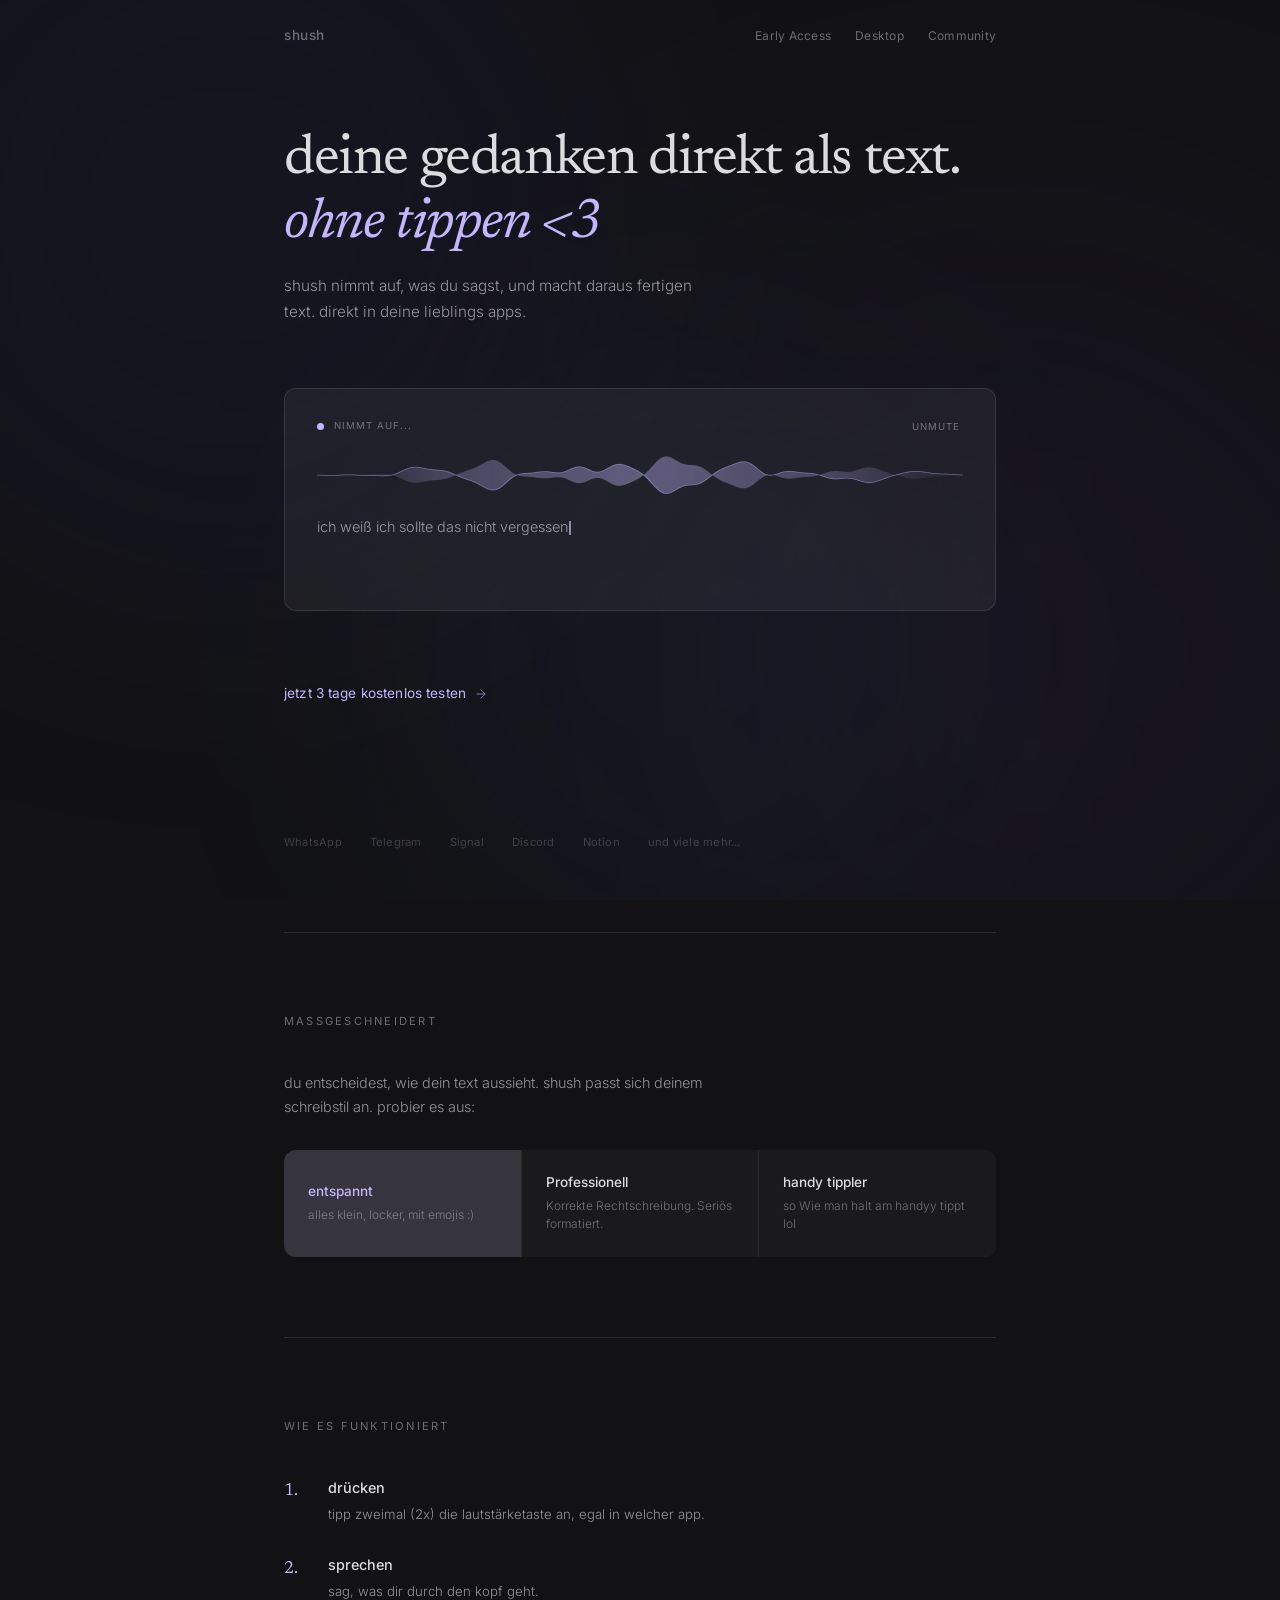
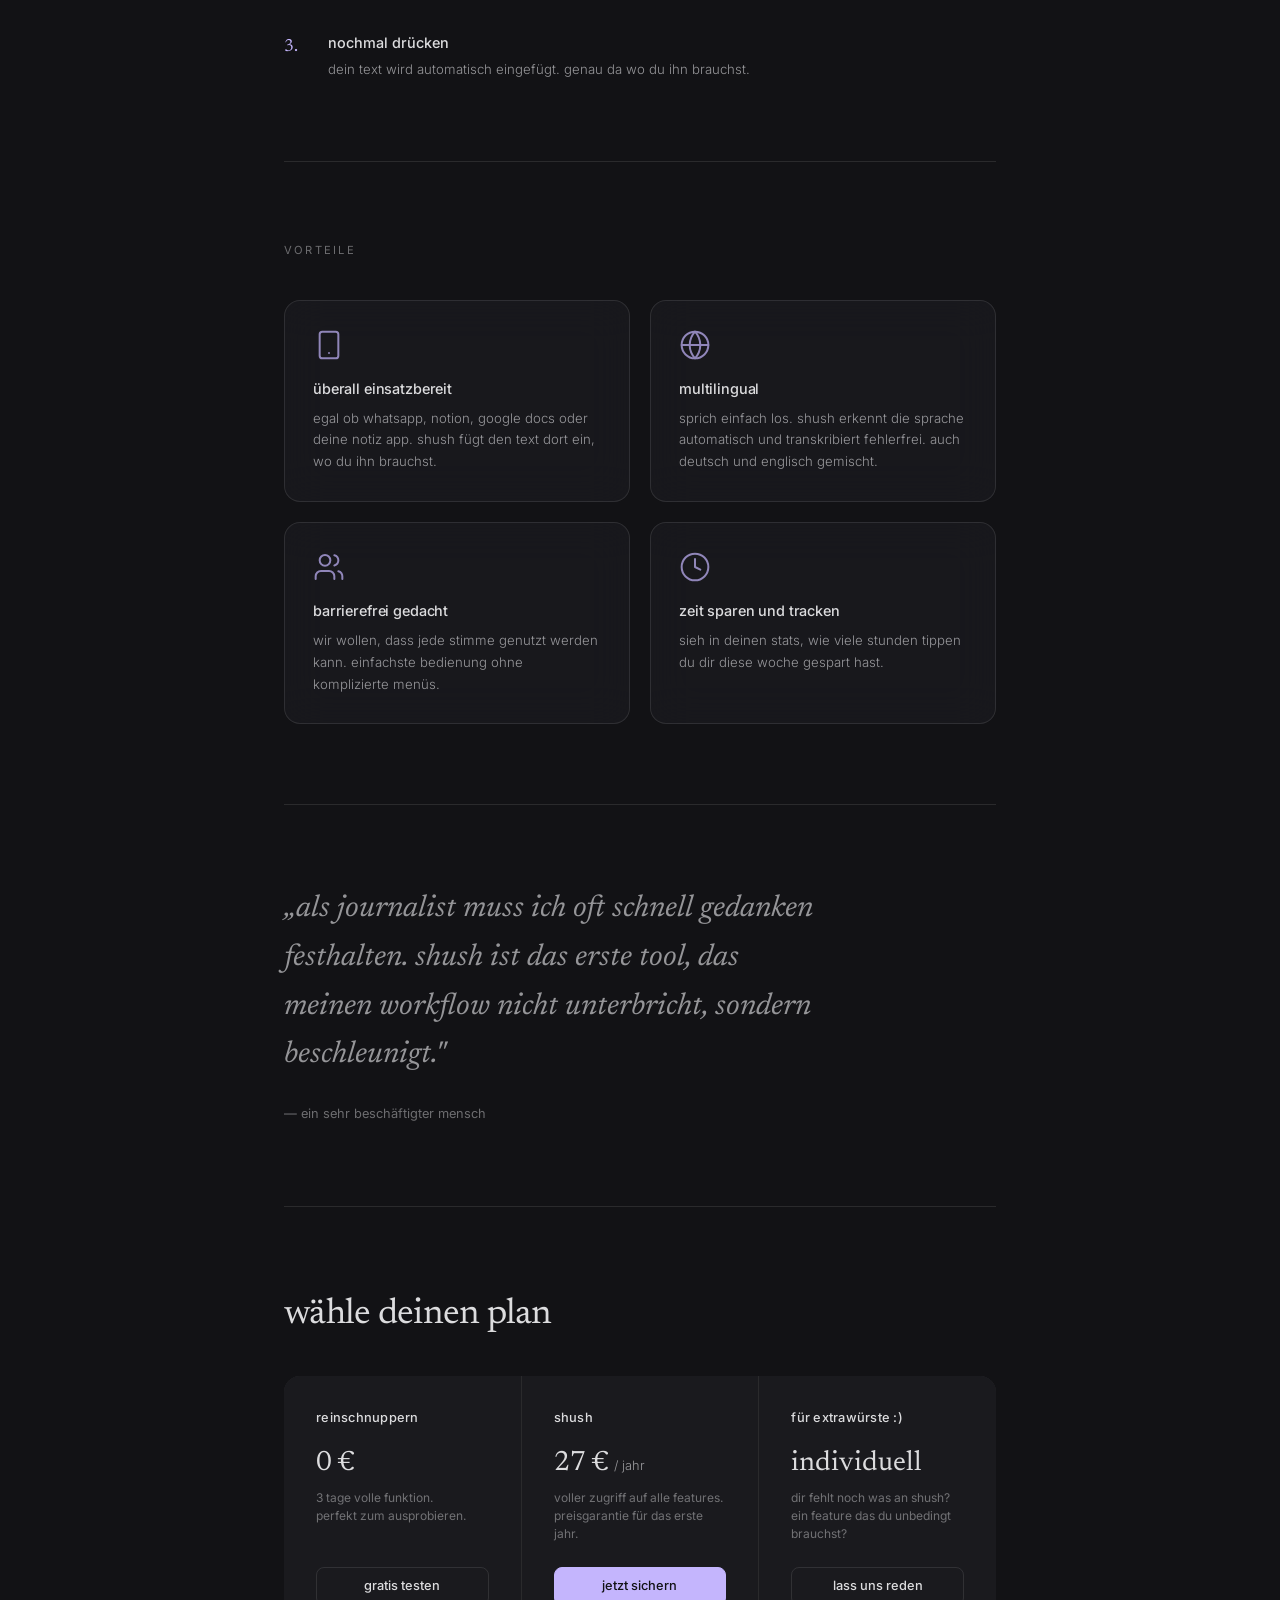
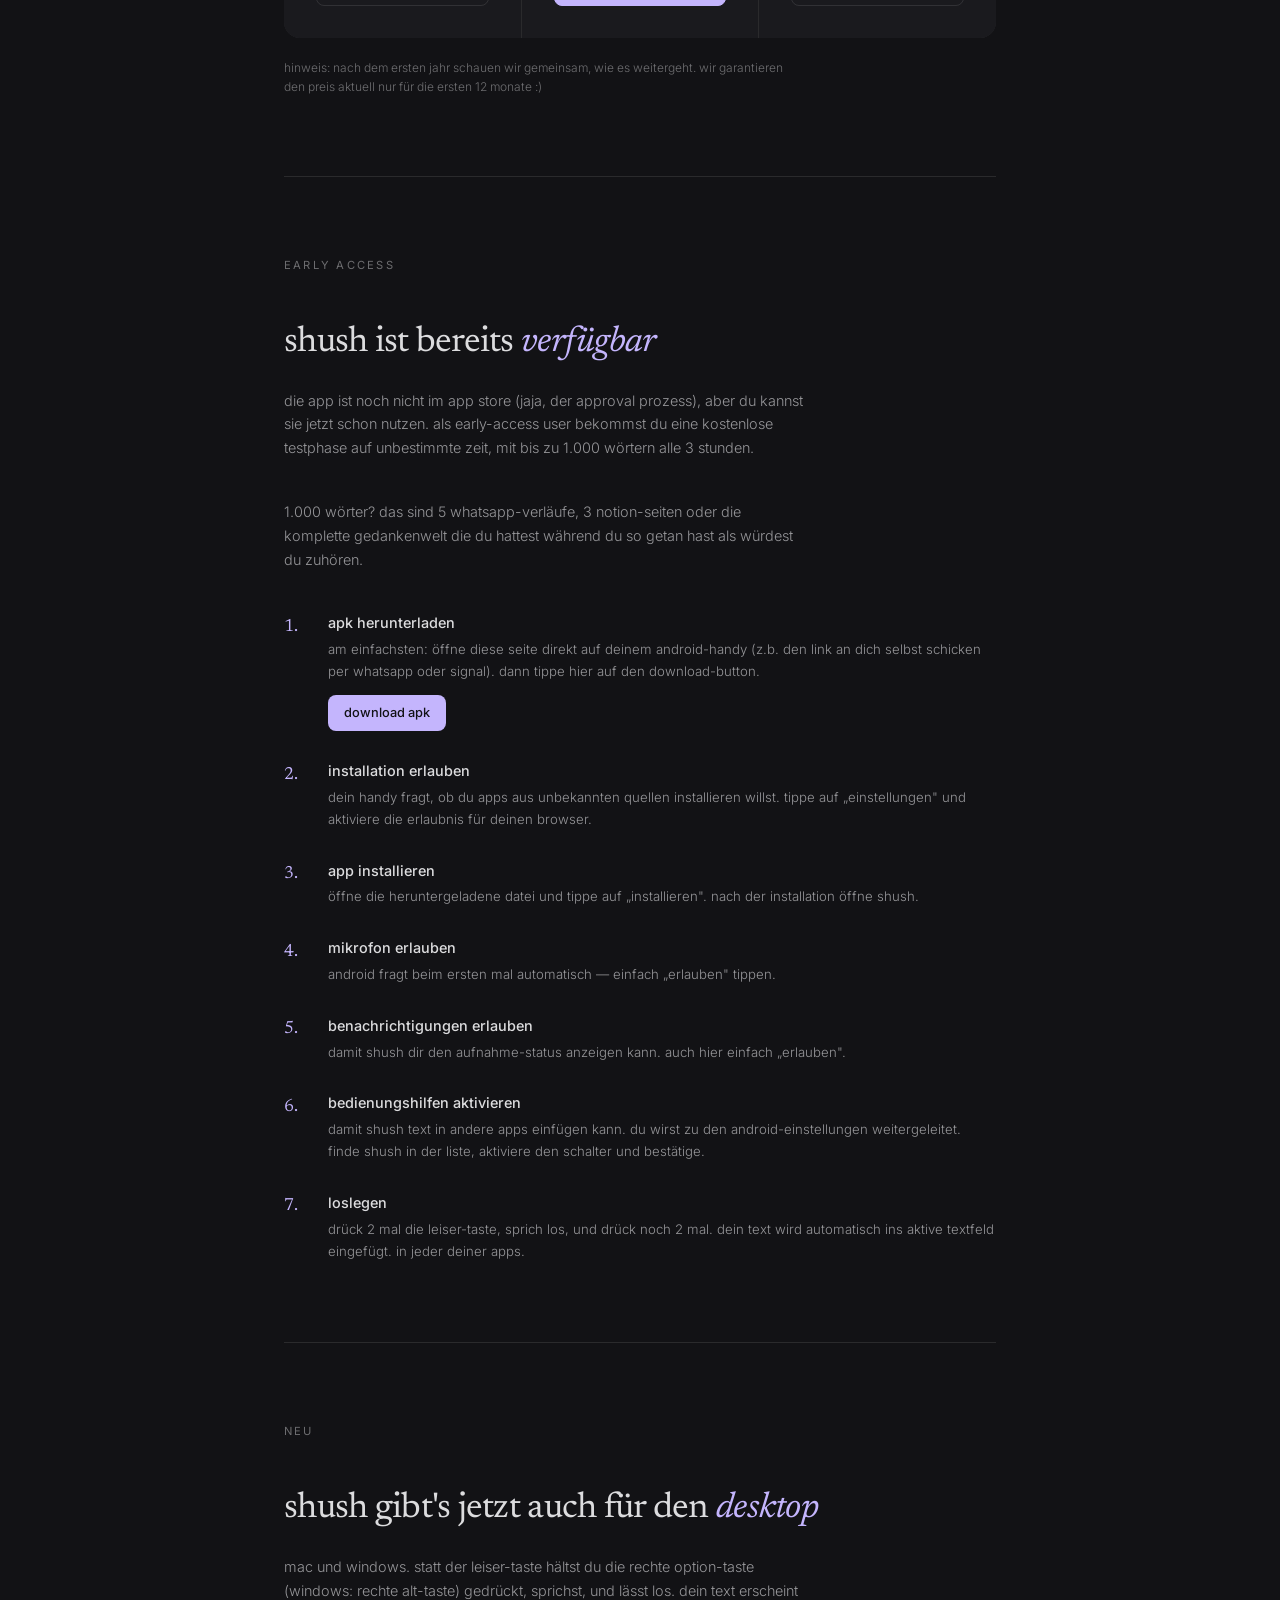
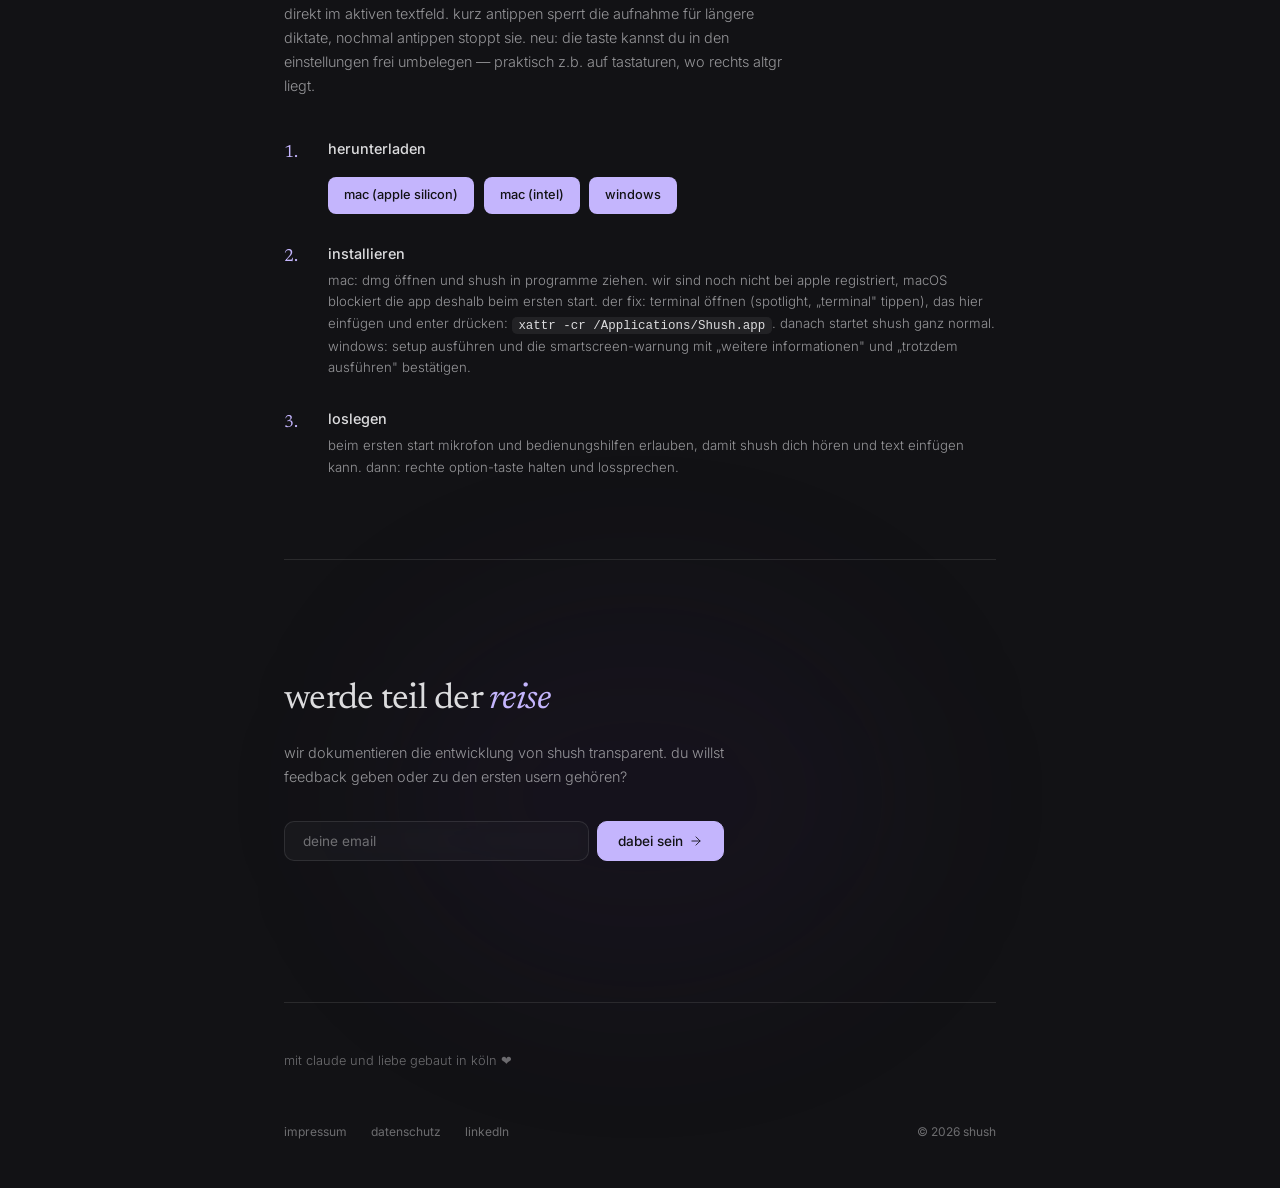
<file: index.html>
<!DOCTYPE html>
<!--

     _____ _   _ _   _ _____ _   _
    /  ___| | | | | | /  ___| | | |
    \ `--.| |_| | | | \ `--.| |_| |
     `--. \  _  | | | |`--. \  _  |
    /\__/ / | | | |_| /\__/ / | | |
    \____/\_| |_/\___/\____/\_| |_/

    deine stimme, dein text.
    https://shush.love

    neugierig? du liest den quellcode.
    das gefällt uns. 🤫

-->
<html lang="de">
<head>
  <meta charset="UTF-8">
  <meta name="viewport" content="width=device-width, initial-scale=1.0">
  <title>shush. deine stimme, dein text &lt;3</title>
  <meta name="description" content="shush nimmt auf, was du sagst, und macht daraus fertigen text. direkt in deine lieblings apps.">
  <link rel="canonical" href="https://shush.love">
  <meta name="theme-color" content="#121215">
  <meta property="og:title" content="shush. deine stimme, dein text">
  <meta property="og:description" content="shush nimmt auf, was du sagst, und macht daraus fertigen text. direkt in deine lieblings apps.">
  <meta property="og:type" content="website">
  <meta property="og:url" content="https://shush.love">
  <meta property="og:locale" content="de_DE">
  <meta property="og:image" content="https://shush.love/og-image.png">
  <meta property="og:image:width" content="1200">
  <meta property="og:image:height" content="630">
  <meta name="twitter:card" content="summary_large_image">
  <meta name="twitter:image" content="https://shush.love/og-image.png">
  <link rel="icon" type="image/svg+xml" href="favicon.svg">
  <link rel="preload" href="fonts/inter-var-latin.woff2" as="font" type="font/woff2" crossorigin>
  <link rel="preload" href="fonts/newsreader-var-normal-latin.woff2" as="font" type="font/woff2" crossorigin>
  <link rel="stylesheet" href="fonts.css">
  <link rel="stylesheet" href="styles.css">
</head>
<body>

  <div class="edit-bar" id="editBar">
    <span class="edit-bar-label">editing: <strong id="editStyleLabel">casual</strong></span>
    <button class="edit-export" id="editExport">export JSON</button>
    <button class="edit-close" id="editClose">&times;</button>
  </div>

  <div class="fluid-bg">
    <div class="blob blob-1"></div>
    <div class="blob blob-2"></div>
    <div class="blob blob-3"></div>
  </div>

  <nav>
    <div class="nav-inner">
      <a href="#" class="nav-logo" data-edit>shush</a>
      <div class="nav-links">
        <a href="#download">Early Access</a>
        <a href="#desktop">Desktop</a>
        <a href="#join">Community</a>
        <a href="#" id="editToggle" style="display:none">Edit</a>
      </div>
    </div>
  </nav>

  <div class="container">

    <section class="hero" id="demo">
      <div class="hero-copy">
        <h1 data-key="heroTitle">deine gedanken direkt als text. <em>ohne tippen &lt;3</em></h1>
        <p class="hero-sub" data-key="heroSub">shush nimmt auf, was du sagst, und macht daraus fertigen text. direkt in deine lieblings apps.</p>
      </div>
      <div class="demo-box">
        <div class="demo-header">
          <div class="demo-dot" id="demoDot"></div>
          <span class="demo-status" id="demoStatus">nimmt auf...</span>
          <button class="mute-btn" id="muteBtn" aria-label="Sound an/aus">unmute</button>
        </div>
        <canvas class="waveform-canvas" id="waveform" width="920" height="80" aria-label="Waveform Animation"></canvas>
        <p class="demo-text" id="demoText"><span class="cursor"></span></p>
      </div>
      <a href="#pricing" class="hero-cta">
<span data-key="heroCta">jetzt 3 tage kostenlos testen</span>
        <svg xmlns="http://www.w3.org/2000/svg" viewBox="0 0 24 24" fill="none" stroke="currentColor" stroke-width="1.5" stroke-linecap="round" stroke-linejoin="round"><path d="M5 12h14"/><path d="m12 5 7 7-7 7"/></svg>
      </a>
      <div class="compat-logos">
        <span>WhatsApp</span>
        <span>Telegram</span>
        <span>Signal</span>
        <span class="desktop-only">Discord</span>
        <span class="desktop-only">Notion</span>
        <span class="desktop-only">und viele mehr...</span>
        <span class="mobile-only">und mehr...</span>
      </div>
    </section>

    <div class="divider"></div>

    <section class="style-switch fade-in">
      <p class="section-label" data-key="styleLabel">maßgeschneidert</p>
      <p class="style-switch-desc" data-key="styleDesc">du entscheidest, wie dein text aussieht. shush passt sich deinem schreibstil an. probier es aus:</p>
      <div class="style-options">
        <button class="style-opt active" data-style="casual">
          <div class="style-opt-name">entspannt</div>
          <div class="style-opt-preview">alles klein, locker, mit emojis :)</div>
        </button>
        <button class="style-opt" data-style="formal">
          <div class="style-opt-name">Professionell</div>
          <div class="style-opt-preview">Korrekte Rechtschreibung. Seriös formatiert.</div>
        </button>
        <button class="style-opt" data-style="messy">
          <div class="style-opt-name">handy tippler</div>
          <div class="style-opt-preview">so Wie man halt am handyy tippt lol</div>
        </button>
      </div>
    </section>

    <div class="divider"></div>

    <section class="steps fade-in">
      <p class="section-label" data-edit>wie es funktioniert</p>
      <div class="steps-list">
        <div class="step">
          <span class="step-num">1.</span>
          <div>
            <h3 data-key="step1h">drücken</h3>
            <p data-key="step1p">tipp zweimal (2x) die lautstärketaste an, egal in welcher app.</p>
          </div>
        </div>
        <div class="step">
          <span class="step-num">2.</span>
          <div>
            <h3 data-key="step2h">sprechen</h3>
            <p data-key="step2p">sag, was dir durch den kopf geht.</p>
          </div>
        </div>
        <div class="step">
          <span class="step-num">3.</span>
          <div>
            <h3 data-key="step3h">nochmal drücken</h3>
            <p data-key="step3p">dein text wird automatisch eingefügt. genau da wo du ihn brauchst.</p>
          </div>
        </div>
      </div>
    </section>

    <div class="divider"></div>

    <section class="features">
      <p class="section-label fade-in" data-edit>vorteile</p>
      <div class="features-grid">
        <div class="feature-card glass fade-in delay-1">
          <div class="feature-icon">
            <svg xmlns="http://www.w3.org/2000/svg" viewBox="0 0 24 24" fill="none" stroke="currentColor" stroke-width="1.5" stroke-linecap="round" stroke-linejoin="round"><rect x="5" y="2" width="14" height="20" rx="2" ry="2"/><path d="M12 18h.01"/></svg>
          </div>
          <h3 data-key="feat1h">überall einsatzbereit</h3>
          <p data-key="feat1p">egal ob whatsapp, notion, google docs oder deine notiz app. shush fügt den text dort ein, wo du ihn brauchst.</p>
        </div>
        <div class="feature-card glass fade-in delay-2">
          <div class="feature-icon">
            <svg xmlns="http://www.w3.org/2000/svg" viewBox="0 0 24 24" fill="none" stroke="currentColor" stroke-width="1.5" stroke-linecap="round" stroke-linejoin="round"><circle cx="12" cy="12" r="10"/><path d="M2 12h20M12 2a15.3 15.3 0 0 1 4 10 15.3 15.3 0 0 1-4 10 15.3 15.3 0 0 1-4-10 15.3 15.3 0 0 1 4-10z"/></svg>
          </div>
          <h3 data-key="feat2h">multilingual</h3>
          <p data-key="feat2p">sprich einfach los. shush erkennt die sprache automatisch und transkribiert fehlerfrei. auch deutsch und englisch gemischt.</p>
        </div>
        <div class="feature-card glass fade-in delay-3">
          <div class="feature-icon">
            <svg xmlns="http://www.w3.org/2000/svg" viewBox="0 0 24 24" fill="none" stroke="currentColor" stroke-width="1.5" stroke-linecap="round" stroke-linejoin="round"><path d="M16 21v-2a4 4 0 0 0-4-4H6a4 4 0 0 0-4 4v2"/><circle cx="9" cy="7" r="4"/><path d="M22 21v-2a4 4 0 0 0-3-3.87"/><path d="M16 3.13a4 4 0 0 1 0 7.75"/></svg>
          </div>
          <h3 data-key="feat3h">barrierefrei gedacht</h3>
          <p data-key="feat3p">wir wollen, dass jede stimme genutzt werden kann. einfachste bedienung ohne komplizierte menüs.</p>
        </div>
        <div class="feature-card glass fade-in delay-3">
          <div class="feature-icon">
            <svg xmlns="http://www.w3.org/2000/svg" viewBox="0 0 24 24" fill="none" stroke="currentColor" stroke-width="1.5" stroke-linecap="round" stroke-linejoin="round"><circle cx="12" cy="12" r="10"/><polyline points="12 6 12 12 16 14"/></svg>
          </div>
          <h3 data-key="feat4h">zeit sparen und tracken</h3>
          <p data-key="feat4p">sieh in deinen stats, wie viele stunden tippen du dir diese woche gespart hast.</p>
        </div>
      </div>
    </section>

    <div class="divider"></div>

    <section class="testimonial fade-in">
      <blockquote data-key="quote">„als journalist muss ich oft schnell gedanken festhalten. shush ist das erste tool, das meinen workflow nicht unterbricht, sondern beschleunigt."</blockquote>
      <cite data-key="quoteCite">— ein sehr beschäftigter mensch</cite>
    </section>

    <div class="divider"></div>

    <section class="pricing fade-in" id="pricing">
      <h2 data-key="pricingTitle">wähle deinen plan</h2>
      <div class="pricing-grid">
        <div class="plan">
          <span class="plan-name" data-key="plan1Name">reinschnuppern</span>
          <span class="plan-price" data-key="plan1Price">0 €</span>
          <p class="plan-desc" data-key="plan1Desc">3 tage volle funktion.<br>perfekt zum ausprobieren.</p>
          <a href="#download" class="plan-cta" data-key="plan1Cta">gratis testen</a>
        </div>
        <div class="plan">
          <span class="plan-name" data-key="plan2Name">shush</span>
          <span class="plan-price" data-key="plan2Price">27 € <span>/ jahr</span></span>
          <p class="plan-desc" data-key="plan2Desc">voller zugriff auf alle features.<br>preisgarantie für das erste jahr.</p>
          <a href="#download" class="plan-cta primary" data-key="plan2Cta">jetzt sichern</a>
        </div>
        <div class="plan">
          <span class="plan-name" data-key="plan3Name">für extrawürste :)</span>
          <span class="plan-price" data-key="plan3Price">individuell</span>
          <p class="plan-desc" data-key="plan3Desc">dir fehlt noch was an shush?<br>ein feature das du unbedingt brauchst?</p>
          <a href="#join" class="plan-cta" data-key="plan3Cta">lass uns reden</a>
        </div>
      </div>
      <p class="pricing-note" data-key="pricingNote">hinweis: nach dem ersten jahr schauen wir gemeinsam, wie es weitergeht. wir garantieren den preis aktuell nur für die ersten 12 monate :)</p>
    </section>

    <div class="divider"></div>

    <section class="early-access fade-in" id="download">
      <p class="section-label" data-key="eaLabel">early access</p>
      <h2 class="ea-title" data-key="eaTitle">shush ist bereits <em>verfügbar</em></h2>
      <p class="ea-desc" data-key="eaDesc1">die app ist noch nicht im app store (jaja, der approval prozess), aber du kannst sie jetzt schon nutzen. als early-access user bekommst du eine kostenlose testphase auf unbestimmte zeit, mit bis zu 1.000 wörtern alle 3 stunden.</p>
      <p class="ea-desc" data-key="eaDesc2">1.000 wörter? das sind 5 whatsapp-verläufe, 3 notion-seiten oder die komplette gedankenwelt die du hattest während du so getan hast als würdest du zuhören.</p>

      <div class="ea-steps">
        <div class="ea-step">
          <span class="step-num">1.</span>
          <div>
            <h3 data-key="ea1h">apk herunterladen</h3>
            <p data-key="ea1p">am einfachsten: öffne diese seite direkt auf deinem android-handy (z.b. den link an dich selbst schicken per whatsapp oder signal). dann tippe hier auf den download-button.</p>
            <a href="https://github.com/leonbubova/shush-app-releases/releases/download/v0.8.0/shush-app-v0.8.0.apk" class="ea-download" target="_blank" rel="noopener">download apk</a>
          </div>
        </div>
        <div class="ea-step">
          <span class="step-num">2.</span>
          <div>
            <h3 data-key="ea2h">installation erlauben</h3>
            <p data-key="ea2p">dein handy fragt, ob du apps aus unbekannten quellen installieren willst. tippe auf „einstellungen" und aktiviere die erlaubnis für deinen browser.</p>
          </div>
        </div>
        <div class="ea-step">
          <span class="step-num">3.</span>
          <div>
            <h3 data-key="ea3h">app installieren</h3>
            <p data-key="ea3p">öffne die heruntergeladene datei und tippe auf „installieren". nach der installation öffne shush.</p>
          </div>
        </div>
        <div class="ea-step">
          <span class="step-num">4.</span>
          <div>
            <h3 data-key="ea4h">mikrofon erlauben</h3>
            <p data-key="ea4p">android fragt beim ersten mal automatisch — einfach „erlauben" tippen.</p>
          </div>
        </div>
        <div class="ea-step">
          <span class="step-num">5.</span>
          <div>
            <h3 data-key="ea5h">benachrichtigungen erlauben</h3>
            <p data-key="ea5p">damit shush dir den aufnahme-status anzeigen kann. auch hier einfach „erlauben".</p>
          </div>
        </div>
        <div class="ea-step">
          <span class="step-num">6.</span>
          <div>
            <h3 data-key="ea6h">bedienungshilfen aktivieren</h3>
            <p data-key="ea6p">damit shush text in andere apps einfügen kann. du wirst zu den android-einstellungen weitergeleitet. finde shush in der liste, aktiviere den schalter und bestätige.</p>
          </div>
        </div>
        <div class="ea-step">
          <span class="step-num">7.</span>
          <div>
            <h3 data-key="ea7h">loslegen</h3>
            <p data-key="ea7p">drück 2 mal die leiser-taste, sprich los, und drück noch 2 mal. dein text wird automatisch ins aktive textfeld eingefügt. in jeder deiner apps.</p>
          </div>
        </div>
      </div>
    </section>

    <div class="divider"></div>

    <section class="early-access fade-in" id="desktop">
      <p class="section-label">neu</p>
      <h2 class="ea-title">shush gibt's jetzt auch für den <em>desktop</em></h2>
      <p class="ea-desc">mac und windows. statt der leiser-taste hältst du die rechte option-taste (windows: rechte alt-taste) gedrückt, sprichst, und lässt los. dein text erscheint direkt im aktiven textfeld. kurz antippen sperrt die aufnahme für längere diktate, nochmal antippen stoppt sie. neu: die taste kannst du in den einstellungen frei umbelegen — praktisch z.b. auf tastaturen, wo rechts altgr liegt.</p>

      <div class="ea-steps">
        <div class="ea-step">
          <span class="step-num">1.</span>
          <div>
            <h3>herunterladen</h3>
            <div class="ea-downloads">
              <a href="https://github.com/leonbubova/shush-app-releases/releases/download/desktop-v0.2.0/shush-desktop-0.2.0-mac-apple-silicon.dmg" class="ea-download" target="_blank" rel="noopener">mac (apple silicon)</a>
              <a href="https://github.com/leonbubova/shush-app-releases/releases/download/desktop-v0.2.0/shush-desktop-0.2.0-mac-intel.dmg" class="ea-download" target="_blank" rel="noopener">mac (intel)</a>
              <a href="https://github.com/leonbubova/shush-app-releases/releases/download/desktop-v0.2.0/shush-desktop-0.2.0-windows-setup.exe" class="ea-download" target="_blank" rel="noopener">windows</a>
            </div>
          </div>
        </div>
        <div class="ea-step">
          <span class="step-num">2.</span>
          <div>
            <h3>installieren</h3>
            <p>mac: dmg öffnen und shush in programme ziehen. wir sind noch nicht bei apple registriert, macOS blockiert die app deshalb beim ersten start. der fix: terminal öffnen (spotlight, „terminal" tippen), das hier einfügen und enter drücken: <code>xattr -cr /Applications/Shush.app</code>. danach startet shush ganz normal. windows: setup ausführen und die smartscreen-warnung mit „weitere informationen" und „trotzdem ausführen" bestätigen.</p>
          </div>
        </div>
        <div class="ea-step">
          <span class="step-num">3.</span>
          <div>
            <h3>loslegen</h3>
            <p>beim ersten start mikrofon und bedienungshilfen erlauben, damit shush dich hören und text einfügen kann. dann: rechte option-taste halten und lossprechen.</p>
          </div>
        </div>
      </div>
    </section>

    <div class="divider"></div>

    <section class="cta fade-in" id="join">
      <div class="cta-glow"></div>
      <h2 data-key="ctaTitle">werde teil der <em>reise</em></h2>
      <p data-key="ctaSub">wir dokumentieren die entwicklung von shush transparent. du willst feedback geben oder zu den ersten usern gehören?</p>
      <form class="cta-form" id="waitlistForm">
        <input type="text" name="website" class="honeypot" tabindex="-1" autocomplete="off">
        <div class="cta-input-row">
          <input type="email" name="email" id="waitlistEmail" placeholder="deine email" required>
          <button type="submit" class="cta-submit">dabei sein <svg xmlns="http://www.w3.org/2000/svg" viewBox="0 0 24 24" fill="none" stroke="currentColor" stroke-width="1.5" stroke-linecap="round" stroke-linejoin="round"><path d="M5 12h14"/><path d="m12 5 7 7-7 7"/></svg></button>
        </div>
        <p class="cta-feedback" id="waitlistFeedback"></p>
      </form>
    </section>

    <footer>
      <div class="footer-top">
        <span>mit claude und liebe gebaut in köln ❤️</span>
        <span class="hidden-message">du hast das geheimnis gefunden. 🤫</span>
      </div>
      <div class="footer-bottom">
        <div class="footer-links">
          <a href="#" data-legal="impressum">impressum</a>
          <a href="#" data-legal="datenschutz">datenschutz</a>
          <a class="li-link" data-li="leonbubova">linkedIn</a>
        </div>
        <span class="footer-copy">© <script>document.write(new Date().getFullYear())</script> shush</span>
      </div>
    </footer>

  </div>

  <div class="legal-overlay" id="legalOverlay">
    <div class="legal-modal">
      <button class="legal-close" id="legalClose">&times;</button>
      <div id="legalContent"></div>
    </div>
  </div>

  <script src="script.js"></script>
</body>
</html>
</file>
<file: fonts.css>
/* Self-hosted webfonts — no requests to Google (GDPR).
   Inter & Newsreader, SIL Open Font License 1.1.
   Source: Google Fonts API (woff2, latin + latin-ext subsets). */

/* latin-ext */
@font-face {
  font-family: 'Inter';
  font-style: normal;
  font-weight: 300 600;
  font-display: swap;
  src: url(fonts/inter-var-latin-ext.woff2) format('woff2');
  unicode-range: U+0100-02BA, U+02BD-02C5, U+02C7-02CC, U+02CE-02D7, U+02DD-02FF, U+0304, U+0308, U+0329, U+1D00-1DBF, U+1E00-1E9F, U+1EF2-1EFF, U+2020, U+20A0-20AB, U+20AD-20C0, U+2113, U+2C60-2C7F, U+A720-A7FF;
}
/* latin */
@font-face {
  font-family: 'Inter';
  font-style: normal;
  font-weight: 300 600;
  font-display: swap;
  src: url(fonts/inter-var-latin.woff2) format('woff2');
  unicode-range: U+0000-00FF, U+0131, U+0152-0153, U+02BB-02BC, U+02C6, U+02DA, U+02DC, U+0304, U+0308, U+0329, U+2000-206F, U+20AC, U+2122, U+2191, U+2193, U+2212, U+2215, U+FEFF, U+FFFD;
}
/* latin-ext */
@font-face {
  font-family: 'Newsreader';
  font-style: italic;
  font-weight: 400;
  font-display: swap;
  src: url(fonts/newsreader-var-italic-latin-ext.woff2) format('woff2');
  unicode-range: U+0100-02BA, U+02BD-02C5, U+02C7-02CC, U+02CE-02D7, U+02DD-02FF, U+0304, U+0308, U+0329, U+1D00-1DBF, U+1E00-1E9F, U+1EF2-1EFF, U+2020, U+20A0-20AB, U+20AD-20C0, U+2113, U+2C60-2C7F, U+A720-A7FF;
}
/* latin */
@font-face {
  font-family: 'Newsreader';
  font-style: italic;
  font-weight: 400;
  font-display: swap;
  src: url(fonts/newsreader-var-italic-latin.woff2) format('woff2');
  unicode-range: U+0000-00FF, U+0131, U+0152-0153, U+02BB-02BC, U+02C6, U+02DA, U+02DC, U+0304, U+0308, U+0329, U+2000-206F, U+20AC, U+2122, U+2191, U+2193, U+2212, U+2215, U+FEFF, U+FFFD;
}
/* latin-ext */
@font-face {
  font-family: 'Newsreader';
  font-style: normal;
  font-weight: 400 500;
  font-display: swap;
  src: url(fonts/newsreader-var-normal-latin-ext.woff2) format('woff2');
  unicode-range: U+0100-02BA, U+02BD-02C5, U+02C7-02CC, U+02CE-02D7, U+02DD-02FF, U+0304, U+0308, U+0329, U+1D00-1DBF, U+1E00-1E9F, U+1EF2-1EFF, U+2020, U+20A0-20AB, U+20AD-20C0, U+2113, U+2C60-2C7F, U+A720-A7FF;
}
/* latin */
@font-face {
  font-family: 'Newsreader';
  font-style: normal;
  font-weight: 400 500;
  font-display: swap;
  src: url(fonts/newsreader-var-normal-latin.woff2) format('woff2');
  unicode-range: U+0000-00FF, U+0131, U+0152-0153, U+02BB-02BC, U+02C6, U+02DA, U+02DC, U+0304, U+0308, U+0329, U+2000-206F, U+20AC, U+2122, U+2191, U+2193, U+2212, U+2215, U+FEFF, U+FFFD;
}
</file>
<file: styles.css>
*, *::before, *::after { margin: 0; padding: 0; box-sizing: border-box; }

:root {
  --bg: #121215;
  --surface: #1a1a1e;
  --surface-glass: rgba(30, 30, 35, 0.55);
  --border: rgba(255, 255, 255, 0.10);
  --text: #dcdcde;
  --text-2: rgba(220, 220, 222, 0.65);
  --text-3: rgba(220, 220, 222, 0.45);
  --accent: #c4b5fd;
  --accent-dim: rgba(196, 181, 253, 0.10);
  --fluid-1: #1a1a3e;
  --fluid-2: #2d1b4e;
  --fluid-3: #0f2a3d;
  --sans: "Inter", -apple-system, system-ui, sans-serif;
  --serif: "Newsreader", Georgia, serif;
}

html { scroll-behavior: smooth; scroll-padding-top: 4rem; }

body {
  background: var(--bg);
  color: var(--text);
  font-family: var(--sans);
  line-height: 1.6;
  -webkit-font-smoothing: antialiased;
  -moz-osx-font-smoothing: grayscale;
  overflow-x: hidden;
}

::selection {
  background: rgba(196, 181, 253, 0.30);
  color: #fff;
}

/* Fluid background */
.fluid-bg {
  position: fixed; inset: 0; z-index: -1; overflow: hidden; pointer-events: none;
}
.blob {
  position: absolute; border-radius: 50%; mix-blend-mode: screen;
}
.blob-1 {
  top: -15%; left: -10%; width: 55vw; height: 55vw;
  background: rgba(30, 30, 66, 0.45); filter: blur(120px); opacity: 0.55;
  animation: drift1 22s ease-in-out infinite;
}
.blob-2 {
  bottom: -15%; right: -10%; width: 60vw; height: 60vw;
  background: rgba(50, 31, 82, 0.35); filter: blur(140px); opacity: 0.45;
  animation: drift2 28s ease-in-out infinite;
}
.blob-3 {
  top: 40%; left: 30%; width: 45vw; height: 45vw;
  background: rgba(19, 46, 66, 0.40); filter: blur(100px); opacity: 0.35;
  animation: drift3 32s ease-in-out infinite;
}

@keyframes drift1 {
  0%, 100% { transform: translate(-10%, -10%) scale(1); }
  50% { transform: translate(15%, 10%) scale(1.15); }
}
@keyframes drift2 {
  0%, 100% { transform: translate(15%, 10%) scale(1.1); }
  50% { transform: translate(-15%, -15%) scale(0.9); }
}
@keyframes drift3 {
  0%, 100% { transform: translate(0%, 20%) scale(0.9); }
  50% { transform: translate(25%, -5%) scale(1.2); }
}

/* Glass panel */
.glass {
  background: var(--surface-glass);
  backdrop-filter: blur(20px);
  -webkit-backdrop-filter: blur(20px);
  border: 1px solid var(--border);
}

/* Container */
.container {
  max-width: 760px;
  margin: 0 auto;
  padding: 0 1.5rem;
}

/* Nav */
nav {
  position: fixed; top: 0; left: 0; right: 0; z-index: 100;
  pointer-events: none;
}
.nav-inner {
  max-width: 760px; margin: 0 auto; padding: 0 1.5rem;
  height: 56px; display: flex; align-items: center; justify-content: space-between;
  pointer-events: auto;
  border-radius: 12px; margin-top: 0.5rem;
  background: transparent;
  transition: background 0.3s, backdrop-filter 0.3s, -webkit-backdrop-filter 0.3s;
}
nav.scrolled .nav-inner {
  background: rgba(18, 18, 21, 0.45);
  backdrop-filter: blur(16px);
  -webkit-backdrop-filter: blur(16px);
}
.nav-logo {
  font-size: 0.85rem; font-weight: 500; color: var(--text-3);
  text-decoration: none; letter-spacing: 0.04em; text-transform: lowercase;
}
.nav-logo:hover { color: var(--text-2); }
.nav-links {
  display: flex; align-items: center; gap: 1.5rem;
}
.nav-links a {
  font-size: 0.75rem; color: var(--text-3); text-decoration: none;
  transition: color 0.2s; letter-spacing: 0.02em;
}
.nav-links a:hover { color: var(--text-2); }

/* Animations */
@keyframes fadeIn {
  from { opacity: 0; filter: blur(6px); transform: translateY(12px); }
  to { opacity: 1; filter: blur(0); transform: translateY(0); }
}

.fade-in {
  opacity: 0; filter: blur(6px); transform: translateY(12px);
  transition: opacity 0.8s cubic-bezier(0.25, 0.1, 0.25, 1), filter 0.8s cubic-bezier(0.25, 0.1, 0.25, 1), transform 0.8s cubic-bezier(0.25, 0.1, 0.25, 1);
}
.fade-in.visible { opacity: 1; filter: blur(0); transform: translateY(0); }
.fade-in.delay-1 { transition-delay: 0.12s; }
.fade-in.delay-2 { transition-delay: 0.24s; }
.fade-in.delay-3 { transition-delay: 0.36s; }

/* Hero */
.hero {
  min-height: 100vh;
  display: flex; flex-direction: column;
  justify-content: center;
  padding: 8rem 0 1.5rem;
  gap: 4rem;
}
.hero-copy { animation: fadeIn 0.9s cubic-bezier(0.25, 0.1, 0.25, 1) both; }
.hero h1 {
  font-family: var(--serif); font-weight: 400;
  font-size: clamp(2.5rem, 5.5vw, 3.5rem);
  line-height: 1.15; letter-spacing: -0.025em; margin-bottom: 1rem;
}
.hero h1 em {
  font-style: italic; color: var(--accent);
}
.hero-sub {
  font-size: 0.95rem; color: var(--text-2); max-width: 440px;
  line-height: 1.7; font-weight: 300;
}

/* Demo box */
.demo-box {
  background: rgba(255, 255, 255, 0.05);
  border: 1px solid var(--border);
  border-radius: 12px;
  padding: 1.75rem 2rem 1.5rem;
  max-width: 100%;
  animation: fadeIn 0.9s cubic-bezier(0.25, 0.1, 0.25, 1) 0.2s both;
}
.demo-header {
  display: flex; align-items: center; gap: 0.65rem;
  margin-bottom: 1.25rem;
}
.demo-dot {
  width: 7px; height: 7px; border-radius: 50%;
  background: var(--accent); opacity: 0.4;
  transition: opacity 0.3s;
}
.demo-dot.active {
  opacity: 1;
  animation: pulse 1.5s ease-in-out infinite;
}
@keyframes pulse {
  0%, 100% { opacity: 1; } 50% { opacity: 0.35; }
}
.demo-status {
  font-size: 0.6rem; text-transform: uppercase; letter-spacing: 0.1em;
  color: var(--text-3);
}
.mute-btn {
  margin-left: auto; background: none; border: none;
  font-size: 0.6rem; text-transform: uppercase; letter-spacing: 0.1em;
  color: var(--text-3); font-family: var(--sans);
  cursor: pointer; transition: color 0.2s; padding: 0.2rem;
}
.mute-btn:hover { opacity: 0.7; }
.waveform-canvas {
  display: block; width: 100%; height: 40px; margin-bottom: 1.25rem;
}
.demo-text {
  font-size: 0.9rem; color: var(--text-2); font-weight: 300;
  line-height: 1.65; height: 4.95em; overflow: hidden;
}
.demo-text .cursor {
  display: inline-block; width: 1.5px; height: 0.95em;
  background: var(--accent); vertical-align: text-bottom;
  margin-left: 1px; opacity: 0.7;
  animation: blink 1s step-end infinite;
}
@keyframes blink {
  0%, 100% { opacity: 0.7; } 50% { opacity: 0; }
}

/* Hero CTA */
.hero-cta {
  display: inline-flex; align-items: center; gap: 0.5rem;
  margin-top: 0.5rem;
  color: var(--accent); text-decoration: none;
  font-size: 0.85rem; font-weight: 400; letter-spacing: 0.01em;
  transition: opacity 0.25s;
  animation: fadeIn 0.9s cubic-bezier(0.25, 0.1, 0.25, 1) 0.4s both;
}
.hero-cta:hover { opacity: 0.7; }
.hero-cta svg {
  width: 14px; height: 14px; opacity: 0.7;
  transition: transform 0.25s;
}
.hero-cta:hover svg { transform: translateX(3px); }

/* Divider */
.divider { height: 1px; background: var(--border); margin: 2rem 0; }

/* Section heading */
.section-label {
  font-size: 0.7rem; text-transform: uppercase; letter-spacing: 0.2em;
  color: var(--text-3); margin-bottom: 2.5rem;
}

/* Steps */
.steps { padding: 3rem 0; }
.steps-list { display: flex; flex-direction: column; gap: 1.75rem; }
.step {
  display: flex; gap: 1.25rem; align-items: flex-start;
}
.step-num {
  font-family: var(--serif); font-size: 1.1rem; color: var(--accent);
  flex-shrink: 0; width: 1.5rem; padding-top: 0.1rem;
}
.step h3 {
  font-size: 0.9rem; font-weight: 500; margin-bottom: 0.3rem;
}
.step p {
  font-size: 0.825rem; color: var(--text-2); line-height: 1.65; font-weight: 300;
}

/* Style switcher */
.style-switch { padding: 3rem 0; }
.style-switch-desc {
  font-size: 0.9rem; color: var(--text-2); font-weight: 300;
  line-height: 1.65; margin-bottom: 2rem; max-width: 440px;
}
.style-options {
  display: grid; grid-template-columns: repeat(3, 1fr); gap: 1px;
  background: var(--border); border-radius: 12px; overflow: hidden;
}
.style-opt {
  background: var(--surface); padding: 1.5rem;
  cursor: pointer; transition: background-color 0.3s ease;
  border: none; color: var(--text); text-align: left;
  font-family: var(--sans);
}
.style-opt:hover { background: rgba(255, 255, 255, 0.05); }
.style-opt.active { background: rgba(196, 181, 253, 0.08); }
.style-opt-name {
  font-size: 0.85rem; font-weight: 500; margin-bottom: 0.4rem;
  display: flex; align-items: center; gap: 0.5rem;
}
.style-opt.active .style-opt-name { color: var(--accent); }
.style-opt-preview {
  font-size: 0.75rem; color: var(--text-3); line-height: 1.5; font-weight: 300;
}

@media (max-width: 560px) {
  .style-options { grid-template-columns: 1fr; }
}

/* Features */
.features { padding: 3rem 0; }
.features-grid {
  display: grid; grid-template-columns: 1fr 1fr; gap: 1.25rem;
}
.feature-card {
  padding: 1.75rem; border-radius: 16px;
  transition: background-color 0.3s ease;
  will-change: background-color;
}
.feature-card:hover { background-color: rgba(255, 255, 255, 0.06); }
.feature-icon {
  width: 2rem; height: 2rem; margin-bottom: 1rem;
  color: var(--accent); opacity: 0.7;
}
.feature-icon svg { width: 100%; height: 100%; }
.feature-card h3 {
  font-size: 0.9rem; font-weight: 500; margin-bottom: 0.5rem;
  letter-spacing: -0.01em;
}
.feature-card p {
  font-size: 0.825rem; color: var(--text-2); line-height: 1.65; font-weight: 300;
}

/* Testimonial */
.testimonial { padding: 3rem 0; }
.testimonial blockquote {
  font-family: var(--serif); font-style: italic;
  font-size: clamp(1.5rem, 3.5vw, 1.9rem);
  line-height: 1.6; color: var(--text-2); margin-bottom: 1.25rem;
  max-width: 540px;
}
.testimonial cite {
  font-style: normal; font-size: 0.8rem; color: var(--text-3);
}
.compat-logos {
  display: flex; gap: 1.75rem; margin-top: auto;
  align-items: center; padding-bottom: 1.5rem;
}
.mobile-only { display: none; }
.compat-logos span {
  font-size: 0.7rem; color: var(--text-3); font-weight: 400;
  letter-spacing: 0.02em; opacity: 0.5;
}

/* Pricing */
.pricing { padding: 3rem 0; }
.pricing h2 {
  font-family: var(--serif); font-size: clamp(1.75rem, 4vw, 2.25rem);
  font-weight: 400; letter-spacing: -0.02em; margin-bottom: 2rem;
}
.pricing-grid {
  display: grid; grid-template-columns: repeat(3, 1fr); gap: 1px;
  background: var(--border); border-radius: 16px; overflow: hidden;
}
.plan {
  background: var(--surface); padding: 2rem;
  display: flex; flex-direction: column;
}
.plan-name {
  font-size: 0.8rem; font-weight: 500; margin-bottom: 0.75rem;
  letter-spacing: 0.02em;
}
.plan-price {
  font-family: var(--serif); font-size: 1.75rem; margin-bottom: 0.25rem;
}
.plan-price span {
  font-family: var(--sans); font-size: 0.8rem; font-weight: 300;
  color: var(--text-2);
}
.plan-desc {
  font-size: 0.75rem; color: var(--text-3); line-height: 1.5;
  margin-bottom: 1.5rem; flex: 1;
}
.plan-cta {
  display: inline-flex; align-items: center; justify-content: center;
  padding: 0.5rem 1rem; border-radius: 8px; text-decoration: none;
  font-size: 0.8rem; font-weight: 500;
  transition: border-color 0.2s ease, background-color 0.2s ease, opacity 0.2s ease;
  border: 1px solid var(--border); color: var(--text);
}
.plan-cta:hover {
  border-color: rgba(255, 255, 255, 0.15);
  background-color: rgba(255, 255, 255, 0.06);
}
.plan-cta.primary {
  background: var(--accent); color: var(--bg); border-color: var(--accent);
}
.plan-cta.primary:hover { opacity: 0.85; }
.pricing-note {
  margin-top: 1.25rem; font-size: 0.75rem; color: var(--text-3);
  font-weight: 300; max-width: 520px; line-height: 1.6;
}

/* Early Access */
.early-access { padding: 3rem 0; }
.ea-title {
  font-family: var(--serif); font-size: clamp(1.75rem, 4vw, 2.25rem);
  font-weight: 400; letter-spacing: -0.02em; margin-bottom: 1rem;
}
.ea-title em { font-style: italic; color: var(--accent); }
.ea-desc {
  font-size: 0.9rem; color: var(--text-2); font-weight: 300;
  line-height: 1.65; max-width: 520px; margin-bottom: 2.5rem;
}
.ea-steps { display: flex; flex-direction: column; gap: 1.75rem; }
.ea-step { display: flex; gap: 1.25rem; align-items: flex-start; }
.ea-step h3 { font-size: 0.9rem; font-weight: 500; margin-bottom: 0.3rem; }
.ea-step p {
  font-size: 0.825rem; color: var(--text-2); line-height: 1.65; font-weight: 300;
}
.ea-download {
  display: inline-flex; align-items: center; margin-top: 0.75rem;
  padding: 0.5rem 1rem; border-radius: 8px;
  background: var(--accent); color: var(--bg);
  font-size: 0.8rem; font-weight: 500; text-decoration: none;
  transition: opacity 0.2s;
}
.ea-download:hover { opacity: 0.85; }
.ea-downloads { display: flex; flex-wrap: wrap; gap: 0.6rem; }
.ea-step code {
  font-size: 0.78rem; padding: 0.1rem 0.4rem; border-radius: 5px;
  background: rgba(255, 255, 255, 0.07); color: var(--text);
  white-space: nowrap;
}

/* CTA */
.cta { padding: 5rem 0; position: relative; }
.cta-glow {
  position: absolute; top: 50%; left: 50%; transform: translate(-50%, -50%);
  width: 40vw; height: 30vw; border-radius: 50%;
  background: rgba(50, 31, 82, 0.12); filter: blur(80px);
  pointer-events: none;
}
.cta h2 {
  font-family: var(--serif); font-size: clamp(1.75rem, 4vw, 2.25rem);
  font-weight: 400; letter-spacing: -0.02em; margin-bottom: 0.75rem;
  position: relative;
}
.cta h2 em { font-style: italic; color: var(--accent); }
.cta p {
  color: var(--text-2); font-size: 0.9rem; font-weight: 300;
  margin-bottom: 2rem; max-width: 440px; line-height: 1.65;
  position: relative;
}
.cta-form { position: relative; max-width: 440px; }
.cta-input-row {
  display: flex; gap: 0.5rem;
}
.cta-input-row input[type="email"] {
  flex: 1; padding: 0.7rem 1.1rem; border-radius: 10px;
  border: 1px solid var(--border); background: var(--surface-glass);
  backdrop-filter: blur(12px); -webkit-backdrop-filter: blur(12px);
  color: var(--text); font-family: var(--sans); font-size: 0.85rem;
  outline: none; transition: border-color 0.2s;
}
.cta-input-row input[type="email"]::placeholder { color: var(--text-3); }
.cta-input-row input[type="email"]:focus { border-color: var(--accent); }
.cta-submit {
  display: inline-flex; align-items: center; gap: 0.4rem;
  padding: 0.7rem 1.25rem; border-radius: 10px; border: 1px solid var(--accent);
  background: var(--accent); color: var(--bg);
  font-family: var(--sans); font-size: 0.85rem; font-weight: 500;
  cursor: pointer; transition: opacity 0.2s; white-space: nowrap;
}
.cta-submit:hover { opacity: 0.85; }
.cta-submit svg { width: 14px; height: 14px; flex-shrink: 0; }
.cta-submit:disabled { opacity: 0.5; cursor: not-allowed; }
.honeypot { position: absolute; left: -9999px; opacity: 0; height: 0; width: 0; }
.cta-feedback {
  margin-top: 0.75rem; font-size: 0.8rem; font-weight: 300;
  color: var(--text-2); min-height: 1.2em;
}
.cta-feedback.success { color: var(--accent); }
.cta-feedback.error { color: #e57373; }

/* Hidden message */
.hidden-message {
  color: transparent; font-size: 0.7rem; user-select: all;
  display: block; margin-top: 0.5rem;
}
.hidden-message::selection {
  color: var(--accent); background: rgba(196, 181, 253, 0.2);
}

/* Buttons */
.btn {
  display: inline-flex; align-items: center; gap: 0.5rem;
  padding: 0.625rem 1.25rem; border-radius: 8px; text-decoration: none;
  font-size: 0.85rem; font-weight: 500;
  transition: border-color 0.2s ease, background-color 0.2s ease, opacity 0.2s ease;
}
.btn svg { width: 16px; height: 16px; flex-shrink: 0; opacity: 0.7; }
.btn-primary {
  background: var(--text); color: var(--bg);
}
.btn-primary:hover { opacity: 0.85; }
.btn-secondary {
  color: var(--text); border: 1px solid var(--border);
}
.btn-secondary:hover {
  border-color: rgba(255, 255, 255, 0.15);
  background-color: rgba(255, 255, 255, 0.06);
}

/* Footer */
footer {
  padding: 3rem 0; border-top: 1px solid var(--border);
  display: flex; flex-direction: column; gap: 1.5rem;
}
.footer-top { font-size: 0.8rem; color: var(--text-3); font-weight: 300; }
.footer-bottom {
  display: flex; justify-content: space-between; align-items: center;
  flex-wrap: wrap; gap: 1rem;
}
.footer-copy { font-size: 0.75rem; color: var(--text-3); }
footer a, footer .li-link {
  font-size: 0.75rem; color: var(--text-3); text-decoration: none;
  transition: color 0.2s; cursor: pointer;
}
footer a:hover, footer .li-link:hover { color: var(--text-2); }
.footer-links { display: flex; gap: 1.5rem; }

/* Legal modal */
.legal-overlay {
  display: none; position: fixed; inset: 0; z-index: 300;
  background: rgba(0, 0, 0, 0.6); backdrop-filter: blur(6px);
  -webkit-backdrop-filter: blur(6px);
  align-items: center; justify-content: center; padding: 1.5rem;
}
.legal-overlay.visible { display: flex; }
.legal-modal {
  background: var(--surface); border: 1px solid var(--border);
  border-radius: 16px; padding: 2rem; max-width: 520px; width: 100%;
  max-height: 80vh; overflow-y: auto; position: relative;
}
.legal-close {
  position: absolute; top: 1rem; right: 1rem;
  background: none; border: none; color: var(--text-3);
  font-size: 1.25rem; cursor: pointer; padding: 0.25rem 0.5rem;
  transition: color 0.2s;
}
.legal-close:hover { color: var(--text); }
.legal-modal h3 {
  font-size: 0.9rem; font-weight: 500; margin-bottom: 1rem;
}
.legal-modal p {
  font-size: 0.8rem; color: var(--text-2); font-weight: 300;
  line-height: 1.65; margin-bottom: 0.75rem;
}
.legal-modal a { color: var(--accent); text-decoration: none; }
.legal-modal a:hover { opacity: 0.7; }

/* Editor mode */
.edit-bar {
  display: none; position: fixed; bottom: 1.5rem; left: 50%; transform: translateX(-50%);
  z-index: 200; background: rgba(26, 26, 30, 0.95); border: 1px solid rgba(255,255,255,0.12);
  backdrop-filter: blur(16px); -webkit-backdrop-filter: blur(16px);
  border-radius: 12px; padding: 0.6rem 0.75rem; gap: 0.5rem;
  align-items: center; font-size: 0.7rem; color: var(--text-2);
  box-shadow: 0 8px 32px rgba(0,0,0,0.4);
}
.edit-bar.visible { display: flex; }
.edit-bar-label {
  font-size: 0.6rem; text-transform: uppercase; letter-spacing: 0.08em;
  color: var(--text-3); margin-right: 0.25rem;
}
.edit-bar button {
  padding: 0.35rem 0.7rem; border-radius: 6px; border: 1px solid var(--border);
  background: transparent; color: var(--text-2); font-size: 0.65rem;
  cursor: pointer; font-family: var(--sans); transition: background-color 0.2s;
}
.edit-bar button:hover { background: rgba(255,255,255,0.08); }
.edit-bar button.active { background: var(--accent); color: var(--bg); border-color: var(--accent); }
.edit-bar .edit-export {
  background: rgba(196, 181, 253, 0.15); border-color: rgba(196, 181, 253, 0.3);
  color: var(--accent);
}
.edit-bar .edit-close {
  margin-left: 0.25rem; background: none; border: none; color: var(--text-3);
  font-size: 0.85rem; padding: 0.2rem 0.4rem;
}

body.editing a,
body.editing button:not(.edit-bar button):not(.style-opt) {
  pointer-events: none;
}
body.editing [data-key],
body.editing [data-edit] {
  pointer-events: auto;
  outline: 1px dashed rgba(196, 181, 253, 0.25);
  outline-offset: 4px;
  cursor: text;
  border-radius: 4px;
  transition: outline-color 0.2s;
}
body.editing [data-key]:hover,
body.editing [data-edit]:hover {
  outline-color: rgba(196, 181, 253, 0.5);
}
body.editing [data-key]:focus,
body.editing [data-edit]:focus {
  outline-color: var(--accent);
  outline-style: solid;
}

/* Mobile */
@media (max-width: 560px) {
  nav { transform: translateY(-100%); transition: transform 0.3s; }
  nav.scrolled { transform: translateY(0); }
  .hero { min-height: 100svh; padding: 3rem 0 3rem; gap: 3.5rem; justify-content: flex-start; padding-top: 12svh; }
  .hero h1 { margin-bottom: 1.5rem; }
  .hero-sub { margin-bottom: 0; }
  .compat-logos { display: flex; padding-bottom: 0.5rem; }
  .desktop-only { display: none; }
  .mobile-only { display: inline; }
  .demo-box { padding: 1.25rem 1.5rem 1.25rem; }
  .features-grid { grid-template-columns: 1fr; gap: 1rem; }
  .pricing-grid { grid-template-columns: 1fr; border-radius: 12px; }
  .plan { padding: 1.25rem 1.5rem; }
  .plan-price { font-size: 1.4rem; }
  .plan-desc { margin-bottom: 1rem; }
  .plan-cta { padding: 0.45rem 0.85rem; }
  .cta-input-row { flex-direction: column; gap: 1rem; }
  .cta-submit { justify-content: center; }
  .btn { justify-content: center; }
  .nav-links a:first-child { display: none; }
}

@media (prefers-reduced-motion: reduce) {
  *, *::before, *::after {
    animation-duration: 0.01ms !important;
    animation-iteration-count: 1 !important;
    transition-duration: 0.01ms !important;
    scroll-behavior: auto !important;
  }
  .fade-in { opacity: 1; filter: none; transform: none; }
  .blob { animation: none; }
}
</file>
